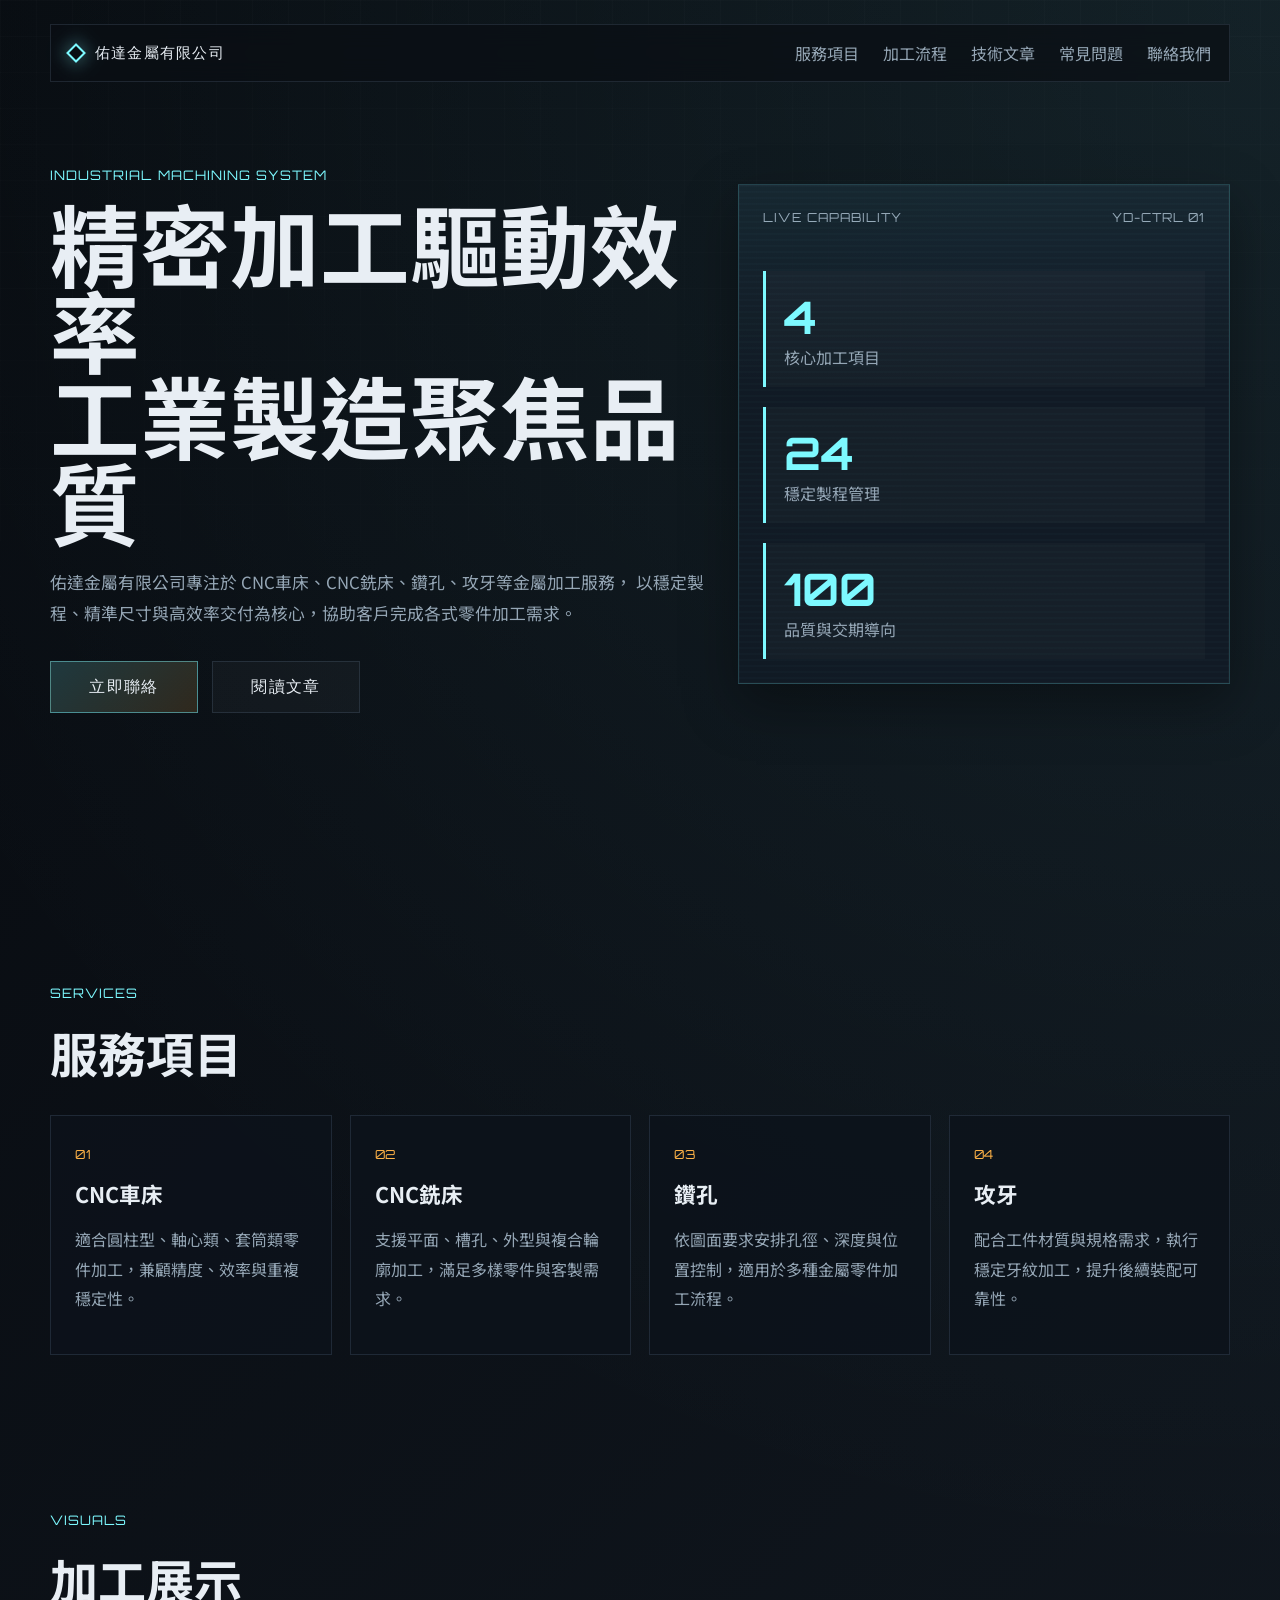
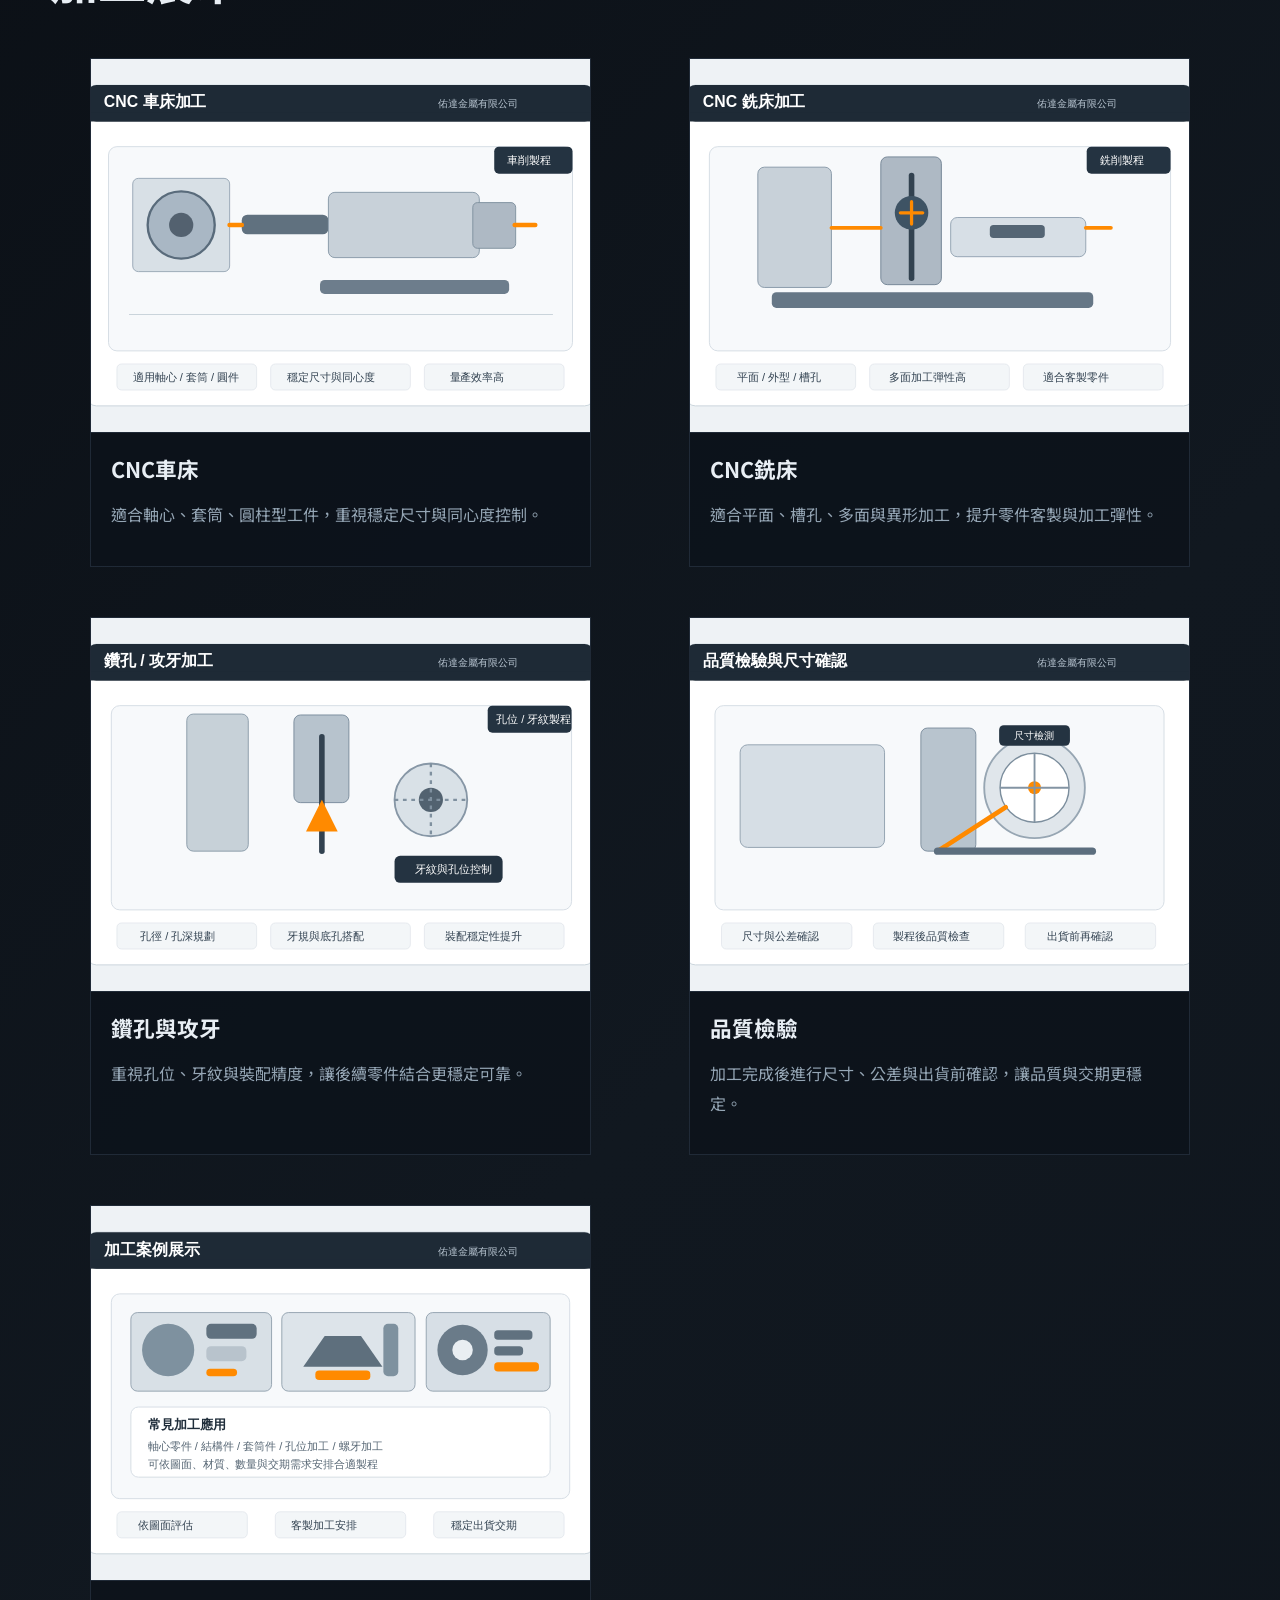
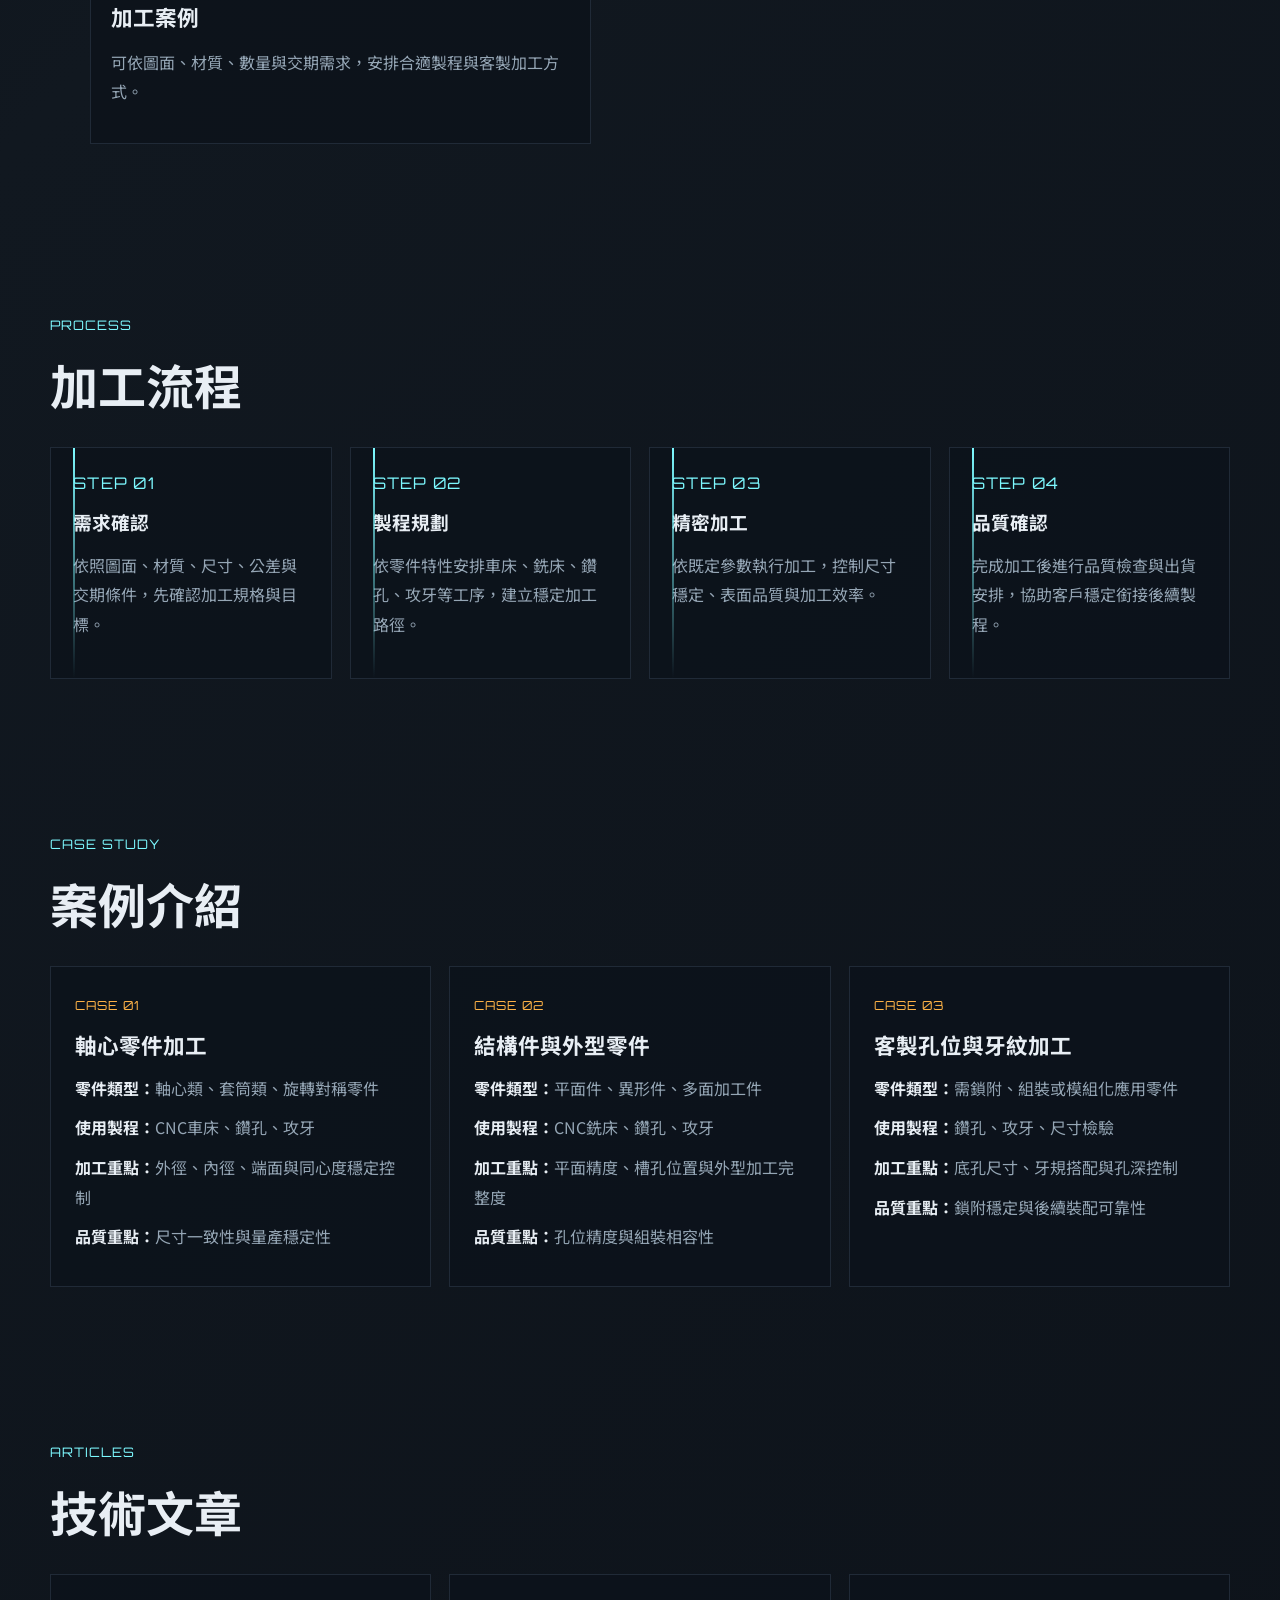
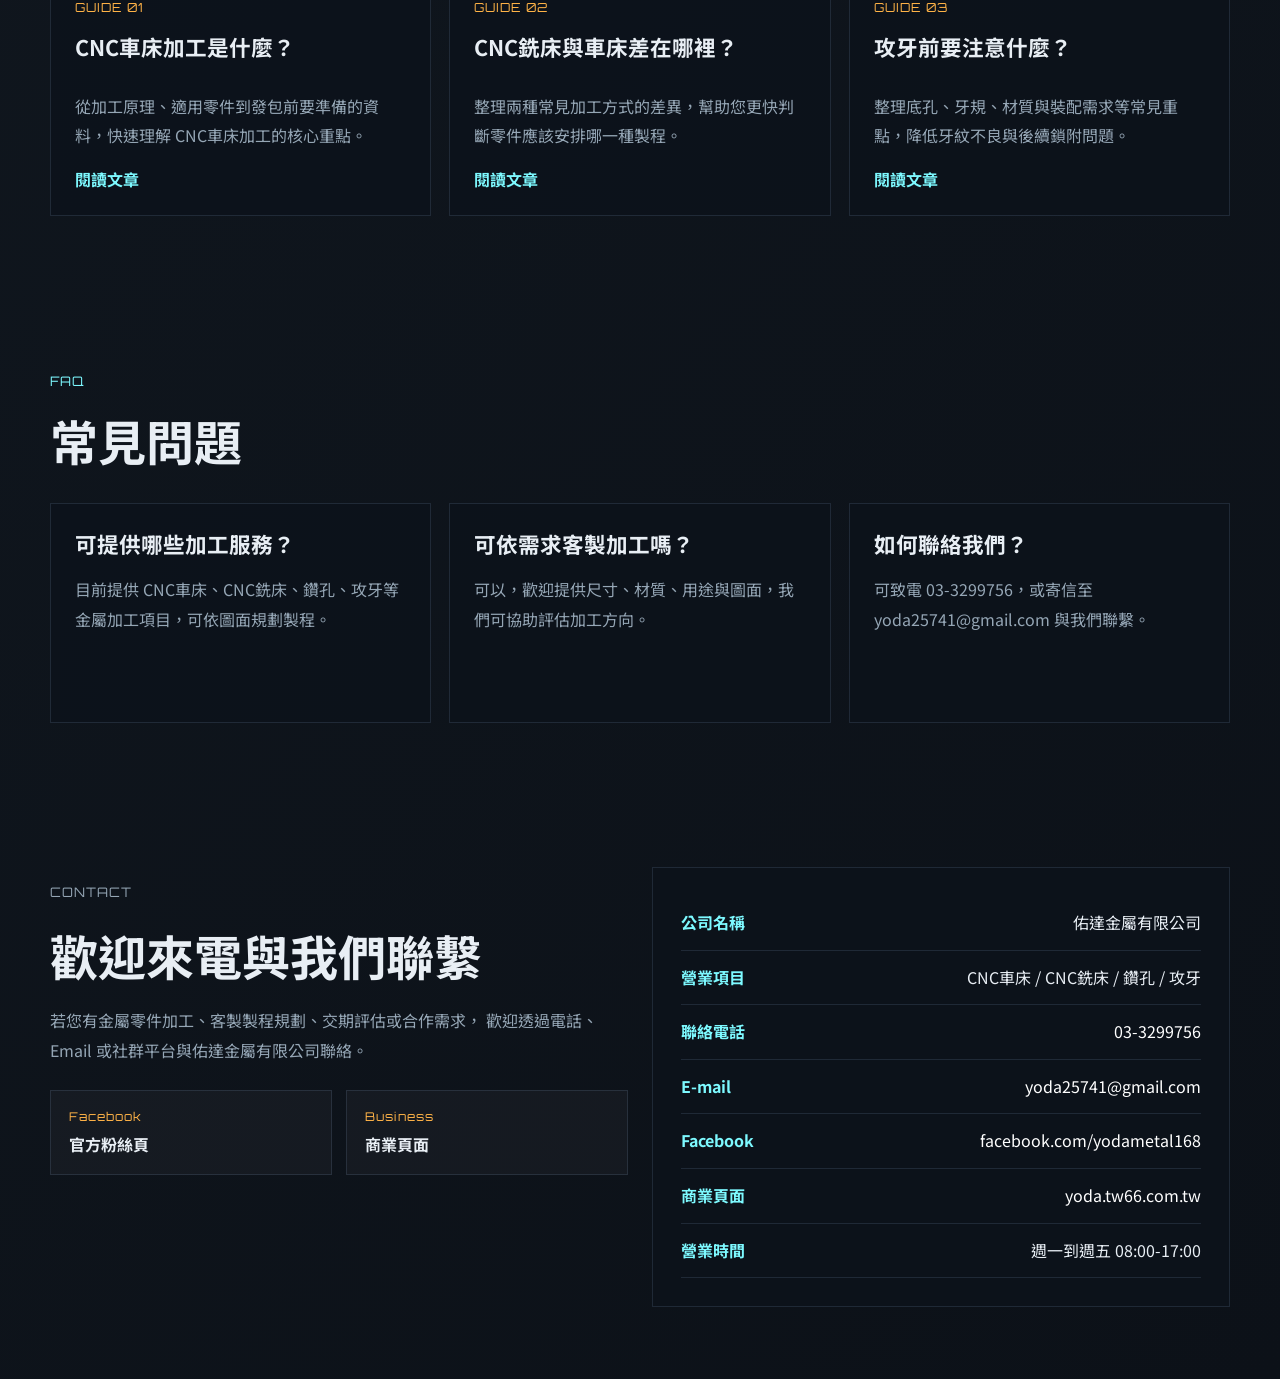
<file: index.html>
<!DOCTYPE html>
<html lang="zh-Hant">
<head>
  <meta charset="UTF-8">
  <meta name="viewport" content="width=device-width, initial-scale=1.0">
  <title>佑達金屬有限公司｜CNC車床・CNC銑床・鑽孔・攻牙加工</title>
  <meta name="description" content="佑達金屬有限公司提供 CNC車床、CNC銑床、鑽孔、攻牙等金屬加工服務，專注穩定品質、準時交期與客製化製程規劃。">
  <meta name="keywords" content="佑達金屬有限公司,CNC車床,CNC銑床,鑽孔,攻牙,金屬加工,機械加工,零件加工,桃園金屬加工">
  <meta name="robots" content="index,follow,max-image-preview:large,max-snippet:-1,max-video-preview:-1">
  <meta name="author" content="佑達金屬有限公司">
  <meta name="theme-color" content="#0b0f14">
  <meta name="format-detection" content="telephone=yes">
  <meta property="og:type" content="website">
  <meta property="og:locale" content="zh_TW">
  <meta property="og:url" content="https://jasonpro168.github.io/yoda/">
  <meta property="og:title" content="佑達金屬有限公司｜CNC金屬加工">
  <meta property="og:description" content="提供 CNC車床、CNC銑床、鑽孔、攻牙等金屬加工服務，打造穩定、精準、兼具效率的工業製造流程。">
  <meta property="og:site_name" content="佑達金屬有限公司">
  <meta name="twitter:card" content="summary_large_image">
  <meta name="twitter:title" content="佑達金屬有限公司｜CNC金屬加工">
  <meta name="twitter:description" content="CNC車床、CNC銑床、鑽孔、攻牙一站式加工服務。">
  <link rel="canonical" href="https://jasonpro168.github.io/yoda/">
  <link rel="sitemap" type="application/xml" title="Sitemap" href="https://jasonpro168.github.io/yoda/sitemap.xml">
  <link rel="preconnect" href="https://fonts.googleapis.com">
  <link rel="preconnect" href="https://fonts.gstatic.com" crossorigin>
  <link href="https://fonts.googleapis.com/css2?family=Orbitron:wght@500;700;800&family=Noto+Sans+TC:wght@400;500;700&display=swap" rel="stylesheet">
  <link rel="stylesheet" href="styles.css">
  <script type="application/ld+json">
  {
    "@context": "https://schema.org",
    "@type": "LocalBusiness",
    "name": "佑達金屬有限公司",
    "description": "提供 CNC車床、CNC銑床、鑽孔、攻牙等金屬加工服務。",
    "telephone": "03-3299756",
    "email": "yoda25741@gmail.com",
    "areaServed": "Taiwan",
    "openingHours": "Mo-Fr 08:00-17:00",
    "sameAs": [
      "https://www.facebook.com/yodametal168/",
      "https://yoda.tw66.com.tw/"
    ],
    "knowsAbout": [
      "CNC車床",
      "CNC銑床",
      "鑽孔",
      "攻牙",
      "金屬加工",
      "零件加工"
    ]
  }
  </script>
  <script type="application/ld+json">
  {
    "@context": "https://schema.org",
    "@type": "FAQPage",
    "mainEntity": [
      {
        "@type": "Question",
        "name": "佑達金屬有限公司提供哪些加工服務？",
        "acceptedAnswer": {
          "@type": "Answer",
          "text": "我們提供 CNC車床、CNC銑床、鑽孔、攻牙等金屬加工服務，並可依圖面與需求安排客製製程。"
        }
      },
      {
        "@type": "Question",
        "name": "營業時間是什麼時候？",
        "acceptedAnswer": {
          "@type": "Answer",
          "text": "週一到週五 08:00-17:00。"
        }
      },
      {
        "@type": "Question",
        "name": "如何聯絡佑達金屬有限公司？",
        "acceptedAnswer": {
          "@type": "Answer",
          "text": "可致電 03-3299756 或寄信至 yoda25741@gmail.com 與我們聯繫。"
        }
      }
    ]
  }
  </script>
</head>
<body>
  <div class="site-shell">
    <header class="hero">
      <nav class="topbar" aria-label="主選單">
        <div class="brand">
          <span class="brand-mark" aria-hidden="true"></span>
          <span class="brand-text">佑達金屬有限公司</span>
        </div>
        <button class="menu-toggle" type="button" aria-expanded="false" aria-controls="site-menu" aria-label="開啟選單">
          <span></span>
          <span></span>
          <span></span>
        </button>
        <div class="topbar-links" id="site-menu">
          <a href="#services">服務項目</a>
          <a href="#process">加工流程</a>
          <a href="#articles">技術文章</a>
          <a href="#faq">常見問題</a>
          <a href="#contact">聯絡我們</a>
        </div>
      </nav>

      <div class="hero-grid">
        <section class="hero-copy">
          <p class="eyebrow">INDUSTRIAL MACHINING SYSTEM</p>
          <h1>精密加工驅動效率<br>工業製造聚焦品質</h1>
          <p class="hero-text">
            佑達金屬有限公司專注於 CNC車床、CNC銑床、鑽孔、攻牙等金屬加工服務，
            以穩定製程、精準尺寸與高效率交付為核心，協助客戶完成各式零件加工需求。
          </p>
          <div class="hero-actions">
            <a class="btn btn-primary" href="#contact">立即聯絡</a>
            <a class="btn btn-ghost" href="#articles">閱讀文章</a>
          </div>
        </section>

        <section class="hero-panel" aria-label="能力數據">
          <div class="panel-frame">
            <div class="panel-head">
              <span>LIVE CAPABILITY</span>
              <span>YD-CTRL 01</span>
            </div>
            <div class="metrics">
              <article>
                <strong data-count="4">0</strong>
                <span>核心加工項目</span>
              </article>
              <article>
                <strong data-count="24">0</strong>
                <span>穩定製程管理</span>
              </article>
              <article>
                <strong data-count="100">0</strong>
                <span>品質與交期導向</span>
              </article>
            </div>
            <div class="scanlines"></div>
          </div>
        </section>
      </div>
    </header>

    <main>
      <section class="section" id="services">
        <div class="section-heading">
          <p class="eyebrow">SERVICES</p>
          <h2>服務項目</h2>
        </div>
        <div class="service-grid">
          <article class="card">
            <span class="card-tag">01</span>
            <h3>CNC車床</h3>
            <p>適合圓柱型、軸心類、套筒類零件加工，兼顧精度、效率與重複穩定性。</p>
          </article>
          <article class="card">
            <span class="card-tag">02</span>
            <h3>CNC銑床</h3>
            <p>支援平面、槽孔、外型與複合輪廓加工，滿足多樣零件與客製需求。</p>
          </article>
          <article class="card">
            <span class="card-tag">03</span>
            <h3>鑽孔</h3>
            <p>依圖面要求安排孔徑、深度與位置控制，適用於多種金屬零件加工流程。</p>
          </article>
          <article class="card">
            <span class="card-tag">04</span>
            <h3>攻牙</h3>
            <p>配合工件材質與規格需求，執行穩定牙紋加工，提升後續裝配可靠性。</p>
          </article>
        </div>
      </section>

      <section class="section" id="visuals">
        <div class="section-heading">
          <p class="eyebrow">VISUALS</p>
          <h2>加工展示</h2>
        </div>
        <div class="visual-grid">
          <figure class="visual-card card">
            <img src="machine-cnc-lathe.svg" alt="CNC車床加工示意圖">
            <figcaption>
              <h3>CNC車床</h3>
              <p>適合軸心、套筒、圓柱型工件，重視穩定尺寸與同心度控制。</p>
            </figcaption>
          </figure>
          <figure class="visual-card card">
            <img src="machine-cnc-milling.svg" alt="CNC銑床加工示意圖">
            <figcaption>
              <h3>CNC銑床</h3>
              <p>適合平面、槽孔、多面與異形加工，提升零件客製與加工彈性。</p>
            </figcaption>
          </figure>
          <figure class="visual-card card">
            <img src="machine-drilling-tapping.svg" alt="鑽孔與攻牙加工示意圖">
            <figcaption>
              <h3>鑽孔與攻牙</h3>
              <p>重視孔位、牙紋與裝配精度，讓後續零件結合更穩定可靠。</p>
            </figcaption>
          </figure>
          <figure class="visual-card card">
            <img src="machine-quality-inspection.svg" alt="品質檢驗與尺寸確認示意圖">
            <figcaption>
              <h3>品質檢驗</h3>
              <p>加工完成後進行尺寸、公差與出貨前確認，讓品質與交期更穩定。</p>
            </figcaption>
          </figure>
          <figure class="visual-card card">
            <img src="machine-case-study.svg" alt="加工案例展示示意圖">
            <figcaption>
              <h3>加工案例</h3>
              <p>可依圖面、材質、數量與交期需求，安排合適製程與客製加工方式。</p>
            </figcaption>
          </figure>
        </div>
      </section>

      <section class="section process" id="process">
        <div class="section-heading">
          <p class="eyebrow">PROCESS</p>
          <h2>加工流程</h2>
        </div>
        <div class="timeline">
          <article>
            <span>STEP 01</span>
            <h3>需求確認</h3>
            <p>依照圖面、材質、尺寸、公差與交期條件，先確認加工規格與目標。</p>
          </article>
          <article>
            <span>STEP 02</span>
            <h3>製程規劃</h3>
            <p>依零件特性安排車床、銑床、鑽孔、攻牙等工序，建立穩定加工路徑。</p>
          </article>
          <article>
            <span>STEP 03</span>
            <h3>精密加工</h3>
            <p>依既定參數執行加工，控制尺寸穩定、表面品質與加工效率。</p>
          </article>
          <article>
            <span>STEP 04</span>
            <h3>品質確認</h3>
            <p>完成加工後進行品質檢查與出貨安排，協助客戶穩定銜接後續製程。</p>
          </article>
        </div>
      </section>

      <section class="section" id="cases">
        <div class="section-heading">
          <p class="eyebrow">CASE STUDY</p>
          <h2>案例介紹</h2>
        </div>
        <div class="case-grid">
          <article class="card case-card">
            <span class="card-tag">CASE 01</span>
            <h3>軸心零件加工</h3>
            <p><strong>零件類型：</strong>軸心類、套筒類、旋轉對稱零件</p>
            <p><strong>使用製程：</strong>CNC車床、鑽孔、攻牙</p>
            <p><strong>加工重點：</strong>外徑、內徑、端面與同心度穩定控制</p>
            <p><strong>品質重點：</strong>尺寸一致性與量產穩定性</p>
          </article>
          <article class="card case-card">
            <span class="card-tag">CASE 02</span>
            <h3>結構件與外型零件</h3>
            <p><strong>零件類型：</strong>平面件、異形件、多面加工件</p>
            <p><strong>使用製程：</strong>CNC銑床、鑽孔、攻牙</p>
            <p><strong>加工重點：</strong>平面精度、槽孔位置與外型加工完整度</p>
            <p><strong>品質重點：</strong>孔位精度與組裝相容性</p>
          </article>
          <article class="card case-card">
            <span class="card-tag">CASE 03</span>
            <h3>客製孔位與牙紋加工</h3>
            <p><strong>零件類型：</strong>需鎖附、組裝或模組化應用零件</p>
            <p><strong>使用製程：</strong>鑽孔、攻牙、尺寸檢驗</p>
            <p><strong>加工重點：</strong>底孔尺寸、牙規搭配與孔深控制</p>
            <p><strong>品質重點：</strong>鎖附穩定與後續裝配可靠性</p>
          </article>
        </div>
      </section>

      <section class="section" id="articles">
        <div class="section-heading">
          <p class="eyebrow">ARTICLES</p>
          <h2>技術文章</h2>
        </div>
        <div class="article-grid">
          <article class="card article-card">
            <span class="card-tag">GUIDE 01</span>
            <h3>CNC車床加工是什麼？</h3>
            <p>從加工原理、適用零件到發包前要準備的資料，快速理解 CNC車床加工的核心重點。</p>
            <a class="text-link" href="article-cnc-lathe.html">閱讀文章</a>
          </article>
          <article class="card article-card">
            <span class="card-tag">GUIDE 02</span>
            <h3>CNC銑床與車床差在哪裡？</h3>
            <p>整理兩種常見加工方式的差異，幫助您更快判斷零件應該安排哪一種製程。</p>
            <a class="text-link" href="article-cnc-milling-vs-lathe.html">閱讀文章</a>
          </article>
          <article class="card article-card">
            <span class="card-tag">GUIDE 03</span>
            <h3>攻牙前要注意什麼？</h3>
            <p>整理底孔、牙規、材質與裝配需求等常見重點，降低牙紋不良與後續鎖附問題。</p>
            <a class="text-link" href="article-drilling-tapping.html">閱讀文章</a>
          </article>
        </div>
      </section>

      <section class="section" id="faq">
        <div class="section-heading">
          <p class="eyebrow">FAQ</p>
          <h2>常見問題</h2>
        </div>
        <div class="faq-grid">
          <article class="card">
            <h3>可提供哪些加工服務？</h3>
            <p>目前提供 CNC車床、CNC銑床、鑽孔、攻牙等金屬加工項目，可依圖面規劃製程。</p>
          </article>
          <article class="card">
            <h3>可依需求客製加工嗎？</h3>
            <p>可以，歡迎提供尺寸、材質、用途與圖面，我們可協助評估加工方向。</p>
          </article>
          <article class="card">
            <h3>如何聯絡我們？</h3>
            <p>可致電 03-3299756，或寄信至 yoda25741@gmail.com 與我們聯繫。</p>
          </article>
        </div>
      </section>

      <section class="section contact" id="contact">
        <div class="contact-copy">
          <p class="eyebrow">CONTACT</p>
          <h2>歡迎來電與我們聯繫</h2>
          <p>
            若您有金屬零件加工、客製製程規劃、交期評估或合作需求，
            歡迎透過電話、Email 或社群平台與佑達金屬有限公司聯絡。
          </p>
          <div class="social-links">
            <a class="social-card" href="https://www.facebook.com/yodametal168/" target="_blank" rel="noopener noreferrer">
              <span class="social-label">Facebook</span>
              <strong>官方粉絲頁</strong>
            </a>
            <a class="social-card" href="https://yoda.tw66.com.tw/" target="_blank" rel="noopener noreferrer">
              <span class="social-label">Business</span>
              <strong>商業頁面</strong>
            </a>
          </div>
        </div>
        <div class="contact-card">
          <p><strong>公司名稱</strong><span>佑達金屬有限公司</span></p>
          <p><strong>營業項目</strong><span>CNC車床 / CNC銑床 / 鑽孔 / 攻牙</span></p>
          <p><strong>聯絡電話</strong><span><a href="tel:033299756">03-3299756</a></span></p>
          <p><strong>E-mail</strong><span><a href="mailto:yoda25741@gmail.com">yoda25741@gmail.com</a></span></p>
          <p><strong>Facebook</strong><span><a href="https://www.facebook.com/yodametal168/" target="_blank" rel="noopener noreferrer">facebook.com/yodametal168</a></span></p>
          <p><strong>商業頁面</strong><span><a href="https://yoda.tw66.com.tw/" target="_blank" rel="noopener noreferrer">yoda.tw66.com.tw</a></span></p>
          <p><strong>營業時間</strong><span>週一到週五 08:00-17:00</span></p>
        </div>
      </section>
    </main>
  </div>

  <script src="script.js"></script>
</body>
</html>
</file>
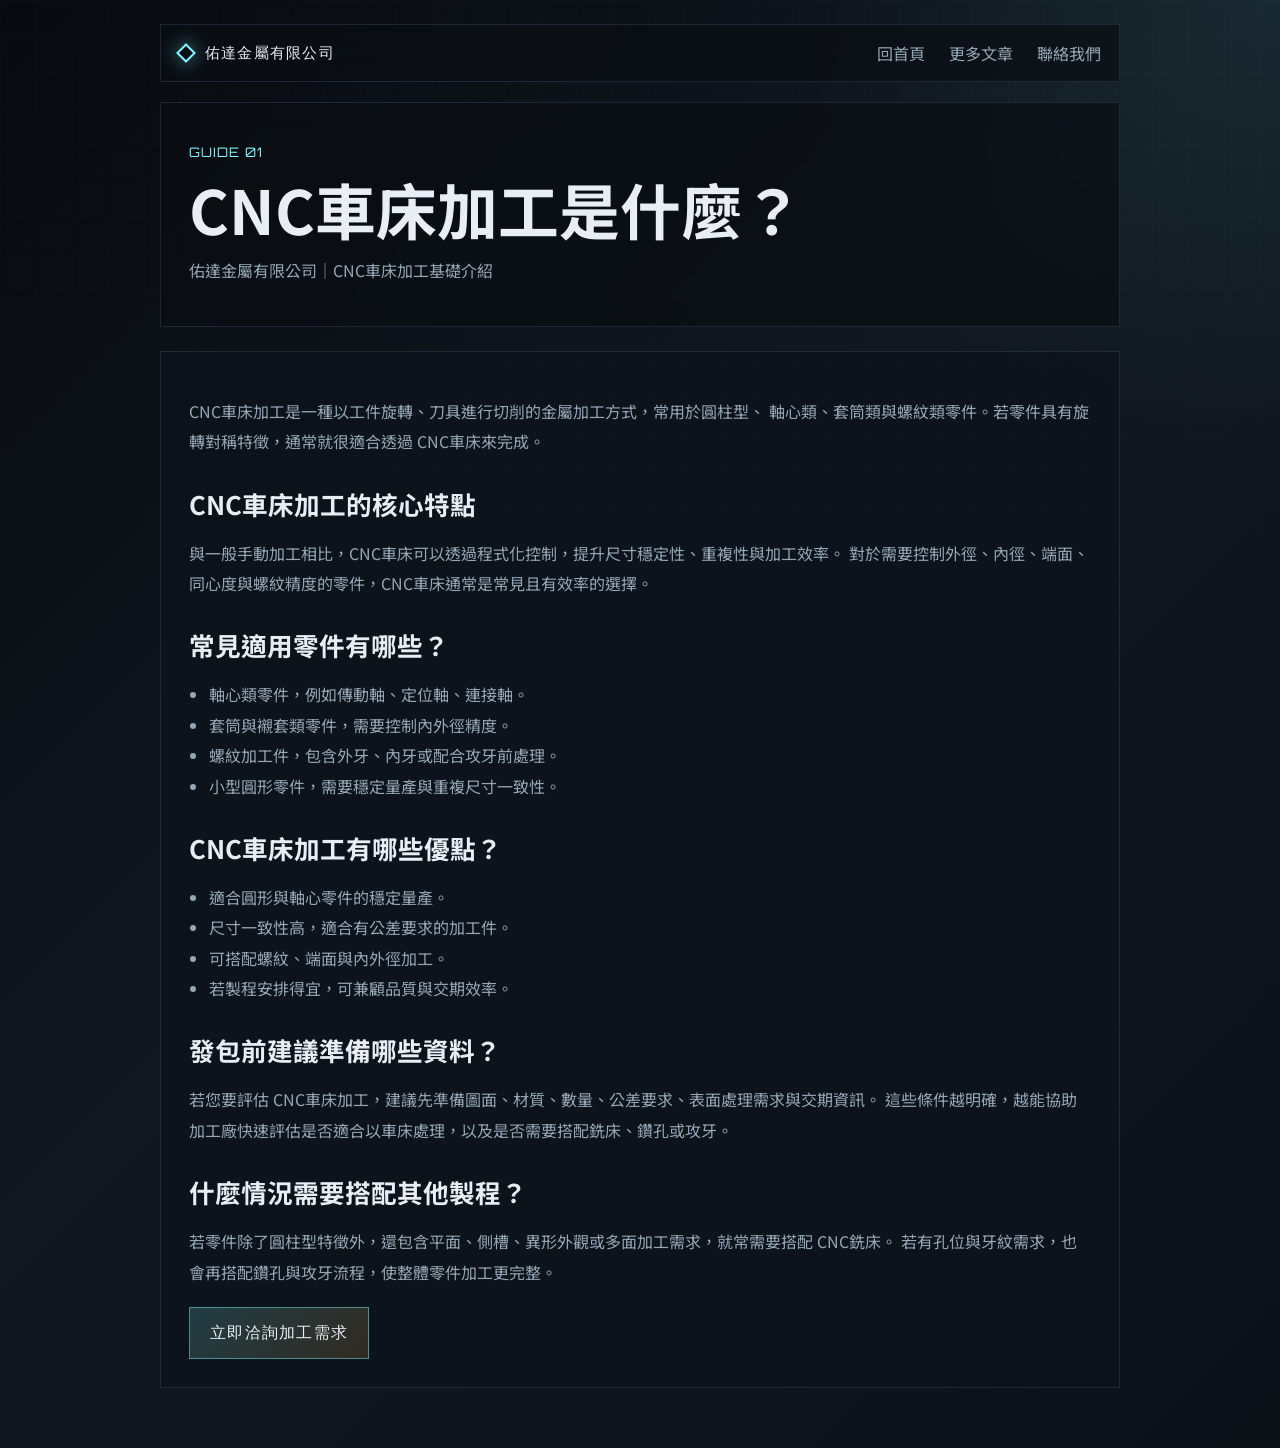
<file: article-cnc-lathe.html>
<!DOCTYPE html>
<html lang="zh-Hant">
<head>
  <meta charset="UTF-8">
  <meta name="viewport" content="width=device-width, initial-scale=1.0">
  <title>CNC車床加工是什麼？｜佑達金屬有限公司</title>
  <meta name="description" content="CNC車床加工是什麼？本文整理 CNC車床加工原理、適用零件、優點與發包前重點，幫助您更快掌握加工需求。">
  <link rel="preconnect" href="https://fonts.googleapis.com">
  <link rel="preconnect" href="https://fonts.gstatic.com" crossorigin>
  <link href="https://fonts.googleapis.com/css2?family=Orbitron:wght@500;700;800&family=Noto+Sans+TC:wght@400;500;700&display=swap" rel="stylesheet">
  <link rel="stylesheet" href="styles.css">
</head>
<body class="article-page">
  <div class="article-shell">
    <nav class="topbar" aria-label="文章導覽">
      <div class="brand">
        <span class="brand-mark" aria-hidden="true"></span>
        <span class="brand-text">佑達金屬有限公司</span>
      </div>
      <div class="topbar-links is-open">
        <a href="index.html">回首頁</a>
        <a href="index.html#articles">更多文章</a>
        <a href="index.html#contact">聯絡我們</a>
      </div>
    </nav>

    <header class="article-hero">
      <p class="eyebrow">GUIDE 01</p>
      <h1>CNC車床加工是什麼？</h1>
      <p class="article-meta">佑達金屬有限公司｜CNC車床加工基礎介紹</p>
    </header>

    <article class="article-content">
      <p>
        CNC車床加工是一種以工件旋轉、刀具進行切削的金屬加工方式，常用於圓柱型、
        軸心類、套筒類與螺紋類零件。若零件具有旋轉對稱特徵，通常就很適合透過 CNC車床來完成。
      </p>

      <h2>CNC車床加工的核心特點</h2>
      <p>
        與一般手動加工相比，CNC車床可以透過程式化控制，提升尺寸穩定性、重複性與加工效率。
        對於需要控制外徑、內徑、端面、同心度與螺紋精度的零件，CNC車床通常是常見且有效率的選擇。
      </p>

      <h2>常見適用零件有哪些？</h2>
      <ul>
        <li>軸心類零件，例如傳動軸、定位軸、連接軸。</li>
        <li>套筒與襯套類零件，需要控制內外徑精度。</li>
        <li>螺紋加工件，包含外牙、內牙或配合攻牙前處理。</li>
        <li>小型圓形零件，需要穩定量產與重複尺寸一致性。</li>
      </ul>

      <h2>CNC車床加工有哪些優點？</h2>
      <ul>
        <li>適合圓形與軸心零件的穩定量產。</li>
        <li>尺寸一致性高，適合有公差要求的加工件。</li>
        <li>可搭配螺紋、端面與內外徑加工。</li>
        <li>若製程安排得宜，可兼顧品質與交期效率。</li>
      </ul>

      <h2>發包前建議準備哪些資料？</h2>
      <p>
        若您要評估 CNC車床加工，建議先準備圖面、材質、數量、公差要求、表面處理需求與交期資訊。
        這些條件越明確，越能協助加工廠快速評估是否適合以車床處理，以及是否需要搭配銑床、鑽孔或攻牙。
      </p>

      <h2>什麼情況需要搭配其他製程？</h2>
      <p>
        若零件除了圓柱型特徵外，還包含平面、側槽、異形外觀或多面加工需求，就常需要搭配 CNC銑床。
        若有孔位與牙紋需求，也會再搭配鑽孔與攻牙流程，使整體零件加工更完整。
      </p>

      <div class="article-back">
        <a class="btn btn-primary" href="index.html#contact">立即洽詢加工需求</a>
      </div>
    </article>
  </div>
</body>
</html>
</file>
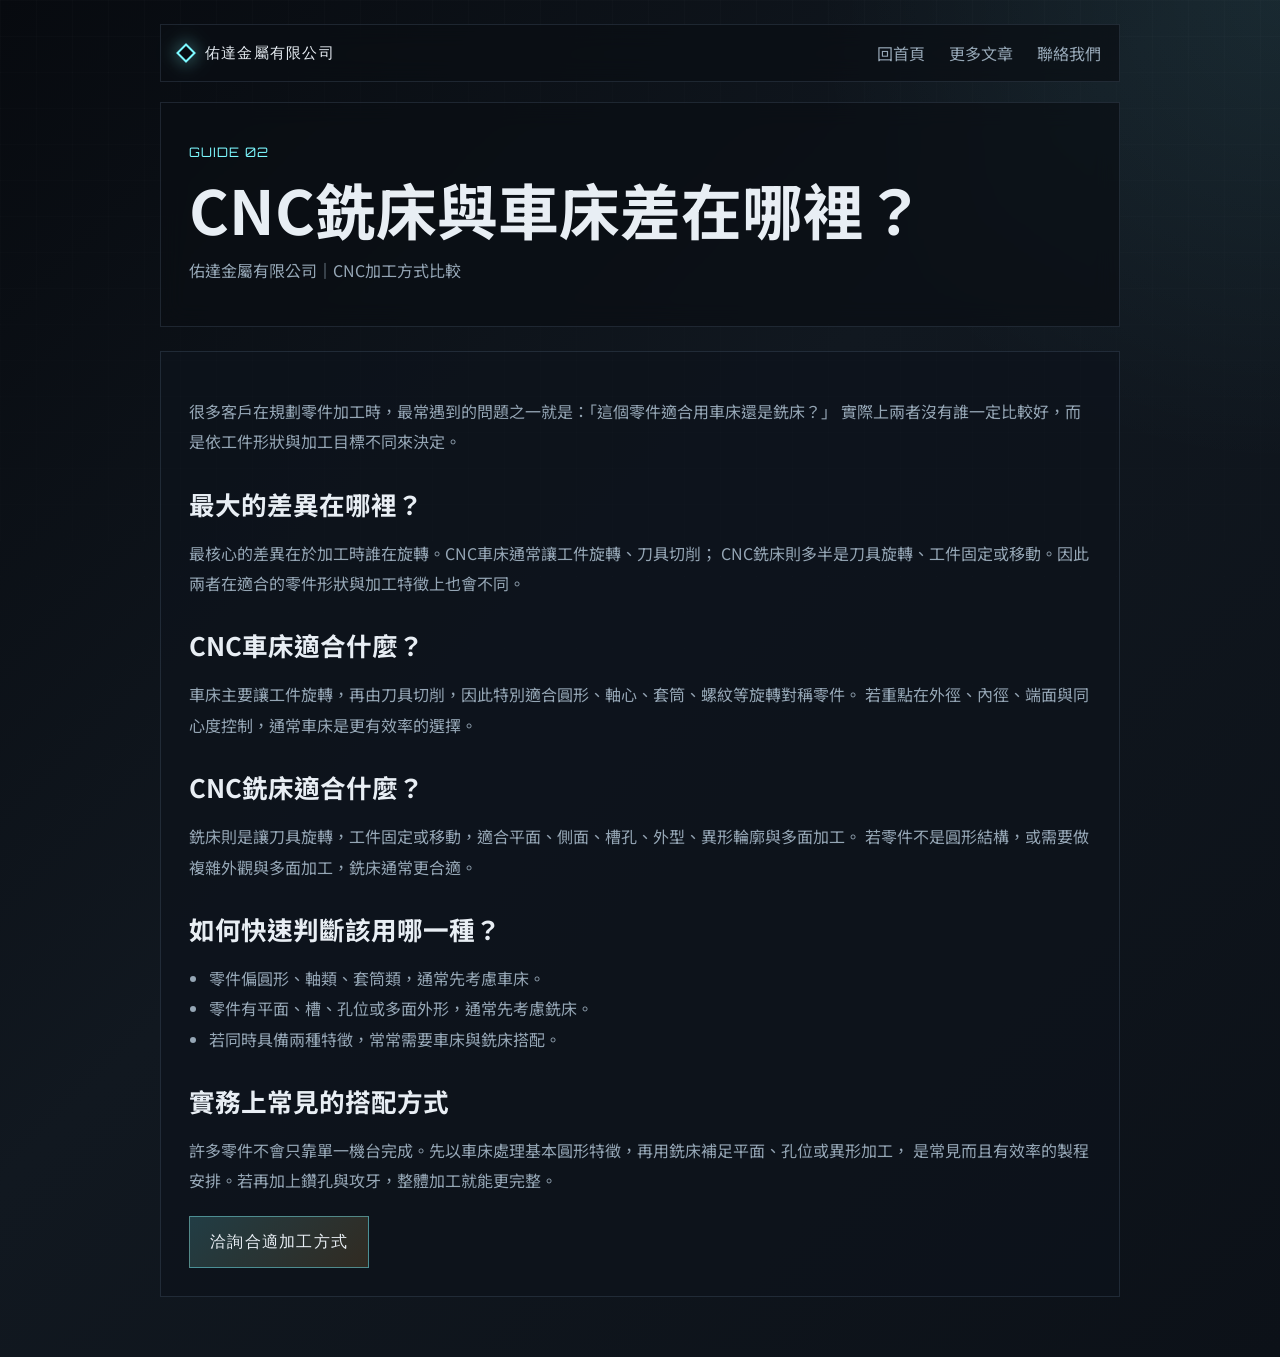
<file: article-cnc-milling-vs-lathe.html>
<!DOCTYPE html>
<html lang="zh-Hant">
<head>
  <meta charset="UTF-8">
  <meta name="viewport" content="width=device-width, initial-scale=1.0">
  <title>CNC銑床與車床差在哪裡？｜佑達金屬有限公司</title>
  <meta name="description" content="CNC銑床與車床差在哪裡？本文整理工件型態、加工方式、適用情境與製程搭配，幫助您快速判斷。">
  <link rel="preconnect" href="https://fonts.googleapis.com">
  <link rel="preconnect" href="https://fonts.gstatic.com" crossorigin>
  <link href="https://fonts.googleapis.com/css2?family=Orbitron:wght@500;700;800&family=Noto+Sans+TC:wght@400;500;700&display=swap" rel="stylesheet">
  <link rel="stylesheet" href="styles.css">
</head>
<body class="article-page">
  <div class="article-shell">
    <nav class="topbar" aria-label="文章導覽">
      <div class="brand">
        <span class="brand-mark" aria-hidden="true"></span>
        <span class="brand-text">佑達金屬有限公司</span>
      </div>
      <div class="topbar-links is-open">
        <a href="index.html">回首頁</a>
        <a href="index.html#articles">更多文章</a>
        <a href="index.html#contact">聯絡我們</a>
      </div>
    </nav>

    <header class="article-hero">
      <p class="eyebrow">GUIDE 02</p>
      <h1>CNC銑床與車床差在哪裡？</h1>
      <p class="article-meta">佑達金屬有限公司｜CNC加工方式比較</p>
    </header>

    <article class="article-content">
      <p>
        很多客戶在規劃零件加工時，最常遇到的問題之一就是：「這個零件適合用車床還是銑床？」
        實際上兩者沒有誰一定比較好，而是依工件形狀與加工目標不同來決定。
      </p>

      <h2>最大的差異在哪裡？</h2>
      <p>
        最核心的差異在於加工時誰在旋轉。CNC車床通常讓工件旋轉、刀具切削；
        CNC銑床則多半是刀具旋轉、工件固定或移動。因此兩者在適合的零件形狀與加工特徵上也會不同。
      </p>

      <h2>CNC車床適合什麼？</h2>
      <p>
        車床主要讓工件旋轉，再由刀具切削，因此特別適合圓形、軸心、套筒、螺紋等旋轉對稱零件。
        若重點在外徑、內徑、端面與同心度控制，通常車床是更有效率的選擇。
      </p>

      <h2>CNC銑床適合什麼？</h2>
      <p>
        銑床則是讓刀具旋轉，工件固定或移動，適合平面、側面、槽孔、外型、異形輪廓與多面加工。
        若零件不是圓形結構，或需要做複雜外觀與多面加工，銑床通常更合適。
      </p>

      <h2>如何快速判斷該用哪一種？</h2>
      <ul>
        <li>零件偏圓形、軸類、套筒類，通常先考慮車床。</li>
        <li>零件有平面、槽、孔位或多面外形，通常先考慮銑床。</li>
        <li>若同時具備兩種特徵，常常需要車床與銑床搭配。</li>
      </ul>

      <h2>實務上常見的搭配方式</h2>
      <p>
        許多零件不會只靠單一機台完成。先以車床處理基本圓形特徵，再用銑床補足平面、孔位或異形加工，
        是常見而且有效率的製程安排。若再加上鑽孔與攻牙，整體加工就能更完整。
      </p>

      <div class="article-back">
        <a class="btn btn-primary" href="index.html#contact">洽詢合適加工方式</a>
      </div>
    </article>
  </div>
</body>
</html>
</file>
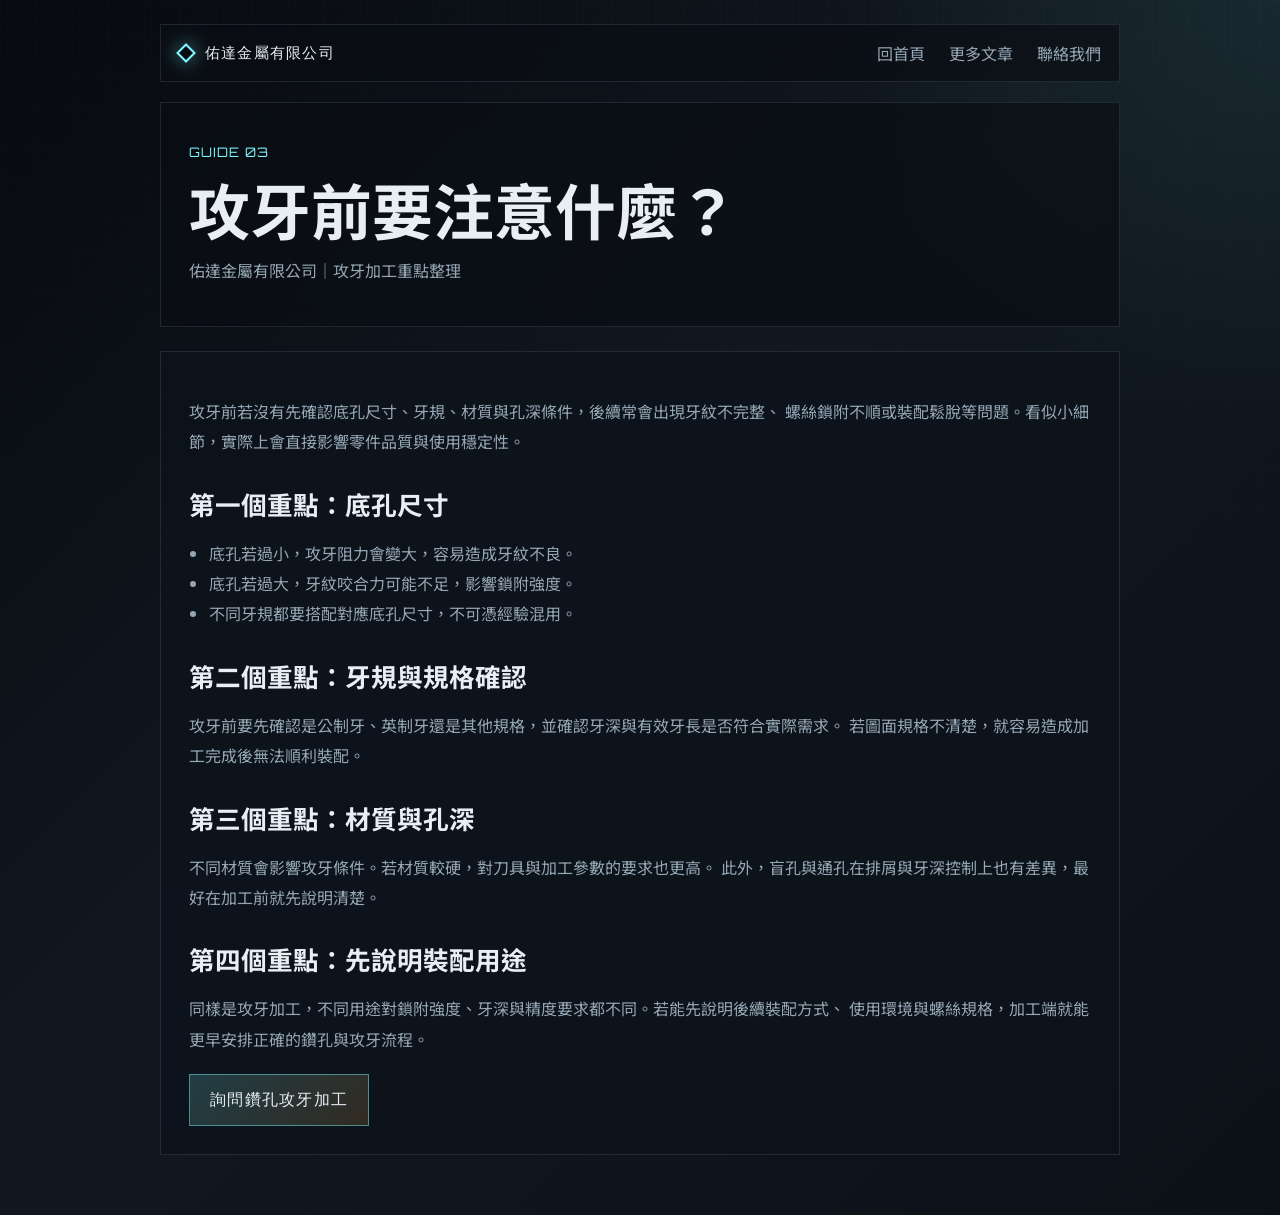
<file: article-drilling-tapping.html>
<!DOCTYPE html>
<html lang="zh-Hant">
<head>
  <meta charset="UTF-8">
  <meta name="viewport" content="width=device-width, initial-scale=1.0">
  <title>攻牙前要注意什麼？｜佑達金屬有限公司</title>
  <meta name="description" content="攻牙前要注意什麼？本文整理底孔尺寸、牙規、材質、孔深與裝配需求等常見重點，降低牙紋不良風險。">
  <link rel="preconnect" href="https://fonts.googleapis.com">
  <link rel="preconnect" href="https://fonts.gstatic.com" crossorigin>
  <link href="https://fonts.googleapis.com/css2?family=Orbitron:wght@500;700;800&family=Noto+Sans+TC:wght@400;500;700&display=swap" rel="stylesheet">
  <link rel="stylesheet" href="styles.css">
</head>
<body class="article-page">
  <div class="article-shell">
    <nav class="topbar" aria-label="文章導覽">
      <div class="brand">
        <span class="brand-mark" aria-hidden="true"></span>
        <span class="brand-text">佑達金屬有限公司</span>
      </div>
      <div class="topbar-links is-open">
        <a href="index.html">回首頁</a>
        <a href="index.html#articles">更多文章</a>
        <a href="index.html#contact">聯絡我們</a>
      </div>
    </nav>

    <header class="article-hero">
      <p class="eyebrow">GUIDE 03</p>
      <h1>攻牙前要注意什麼？</h1>
      <p class="article-meta">佑達金屬有限公司｜攻牙加工重點整理</p>
    </header>

    <article class="article-content">
      <p>
        攻牙前若沒有先確認底孔尺寸、牙規、材質與孔深條件，後續常會出現牙紋不完整、
        螺絲鎖附不順或裝配鬆脫等問題。看似小細節，實際上會直接影響零件品質與使用穩定性。
      </p>

      <h2>第一個重點：底孔尺寸</h2>
      <ul>
        <li>底孔若過小，攻牙阻力會變大，容易造成牙紋不良。</li>
        <li>底孔若過大，牙紋咬合力可能不足，影響鎖附強度。</li>
        <li>不同牙規都要搭配對應底孔尺寸，不可憑經驗混用。</li>
      </ul>

      <h2>第二個重點：牙規與規格確認</h2>
      <p>
        攻牙前要先確認是公制牙、英制牙還是其他規格，並確認牙深與有效牙長是否符合實際需求。
        若圖面規格不清楚，就容易造成加工完成後無法順利裝配。
      </p>

      <h2>第三個重點：材質與孔深</h2>
      <p>
        不同材質會影響攻牙條件。若材質較硬，對刀具與加工參數的要求也更高。
        此外，盲孔與通孔在排屑與牙深控制上也有差異，最好在加工前就先說明清楚。
      </p>

      <h2>第四個重點：先說明裝配用途</h2>
      <p>
        同樣是攻牙加工，不同用途對鎖附強度、牙深與精度要求都不同。若能先說明後續裝配方式、
        使用環境與螺絲規格，加工端就能更早安排正確的鑽孔與攻牙流程。
      </p>

      <div class="article-back">
        <a class="btn btn-primary" href="index.html#contact">詢問鑽孔攻牙加工</a>
      </div>
    </article>
  </div>
</body>
</html>
</file>
<file: styles.css>
:root {
  --bg: #0b0f14;
  --bg-soft: #121922;
  --panel: rgba(18, 27, 38, 0.88);
  --line: rgba(120, 150, 180, 0.18);
  --metal: #96a9b8;
  --text: #e8eef4;
  --muted: #95a6b5;
  --accent: #7df9ff;
  --accent-warm: #ffb347;
}

* {
  box-sizing: border-box;
}

html {
  scroll-behavior: smooth;
}

body {
  margin: 0;
  font-family: "Noto Sans TC", sans-serif;
  color: var(--text);
  background:
    radial-gradient(circle at top right, rgba(125, 249, 255, 0.08), transparent 25%),
    linear-gradient(135deg, #070a0f 0%, #111820 45%, #0c1118 100%);
  overflow-x: hidden;
}

body::before {
  content: "";
  position: fixed;
  inset: 0;
  pointer-events: none;
  background-image:
    linear-gradient(rgba(255, 255, 255, 0.02) 1px, transparent 1px),
    linear-gradient(90deg, rgba(255, 255, 255, 0.02) 1px, transparent 1px);
  background-size: 36px 36px;
  mask-image: linear-gradient(to bottom, rgba(0, 0, 0, 0.75), transparent);
}

.site-shell {
  width: min(1180px, calc(100% - 32px));
  margin: 0 auto;
}

.hero {
  min-height: 100vh;
  padding: 24px 0 48px;
}

.topbar {
  display: flex;
  align-items: center;
  justify-content: space-between;
  gap: 16px;
  padding: 10px 18px;
  border: 1px solid var(--line);
  background: rgba(10, 14, 20, 0.72);
  backdrop-filter: blur(12px);
}

.brand {
  display: flex;
  align-items: center;
  gap: 12px;
}

.brand-mark {
  width: 14px;
  height: 14px;
  border: 2px solid var(--accent);
  box-shadow: 0 0 18px rgba(125, 249, 255, 0.55);
  transform: rotate(45deg);
}

.brand-text,
.eyebrow,
.panel-head,
.card-tag,
.timeline span,
.btn {
  font-family: "Orbitron", sans-serif;
  letter-spacing: 0.08em;
}

.brand-text {
  font-size: 0.95rem;
}

.topbar-links {
  display: flex;
  gap: 24px;
  flex-wrap: wrap;
}

.menu-toggle {
  display: none;
  align-items: center;
  justify-content: center;
  flex-direction: column;
  gap: 5px;
  width: 44px;
  height: 44px;
  border: 1px solid var(--line);
  background: rgba(255, 255, 255, 0.03);
  cursor: pointer;
}

.menu-toggle span {
  width: 18px;
  height: 2px;
  background: var(--text);
  transition: transform 0.25s ease, opacity 0.25s ease;
}

.menu-toggle.is-open span:nth-child(1) {
  transform: translateY(7px) rotate(45deg);
}

.menu-toggle.is-open span:nth-child(2) {
  opacity: 0;
}

.menu-toggle.is-open span:nth-child(3) {
  transform: translateY(-7px) rotate(-45deg);
}

.topbar-links a {
  display: inline-flex;
  align-items: center;
  color: var(--muted);
  text-decoration: none;
  min-height: 36px;
}

.topbar-links a:hover {
  color: var(--accent);
}

.hero-grid {
  display: grid;
  grid-template-columns: 1.2fr 0.9fr;
  gap: 32px;
  align-items: center;
  padding: 72px 0 32px;
}

.eyebrow {
  color: var(--accent);
  font-size: 0.82rem;
  margin-bottom: 16px;
}

h1,
h2,
h3 {
  margin: 0;
}

h1 {
  font-size: clamp(2.8rem, 7vw, 5.6rem);
  line-height: 0.96;
}

.hero-text,
.card p,
.timeline p,
.contact p {
  color: var(--muted);
  line-height: 1.85;
}

.hero-text {
  max-width: 42rem;
  margin: 24px 0 32px;
  font-size: 1.05rem;
}

.hero-actions {
  display: flex;
  gap: 14px;
  flex-wrap: wrap;
}

.btn {
  display: inline-flex;
  align-items: center;
  justify-content: center;
  min-width: 148px;
  padding: 14px 20px;
  border: 1px solid var(--line);
  color: var(--text);
  text-decoration: none;
  transition: transform 0.25s ease, border-color 0.25s ease, background 0.25s ease;
}

.btn:hover {
  transform: translateY(-2px);
}

.btn-primary {
  background: linear-gradient(135deg, rgba(125, 249, 255, 0.18), rgba(255, 179, 71, 0.15));
  border-color: rgba(125, 249, 255, 0.45);
}

.btn-ghost {
  background: rgba(255, 255, 255, 0.03);
}

.hero-panel .panel-frame {
  position: relative;
  overflow: hidden;
  min-height: 360px;
  padding: 24px;
  border: 1px solid rgba(125, 249, 255, 0.18);
  background:
    linear-gradient(180deg, rgba(125, 249, 255, 0.06), transparent 40%),
    var(--panel);
  box-shadow:
    inset 0 0 0 1px rgba(255, 255, 255, 0.02),
    0 20px 50px rgba(0, 0, 0, 0.35);
}

.panel-head {
  display: flex;
  justify-content: space-between;
  color: var(--metal);
  font-size: 0.78rem;
}

.metrics {
  display: grid;
  gap: 20px;
  margin-top: 46px;
}

.metrics article {
  padding: 18px;
  border-left: 3px solid var(--accent);
  background: rgba(255, 255, 255, 0.02);
}

.metrics strong {
  display: block;
  font-family: "Orbitron", sans-serif;
  font-size: 2.8rem;
  color: var(--accent);
}

.metrics span {
  color: var(--muted);
}

.scanlines {
  position: absolute;
  inset: 0;
  pointer-events: none;
  background: repeating-linear-gradient(
    to bottom,
    rgba(125, 249, 255, 0.04),
    rgba(125, 249, 255, 0.04) 2px,
    transparent 2px,
    transparent 6px
  );
  opacity: 0.45;
  animation: pulse 6s linear infinite;
}

.section {
  padding: 72px 0;
}

.section-heading {
  margin-bottom: 28px;
}

.section h2 {
  font-size: clamp(2rem, 4vw, 3rem);
}

.service-grid {
  display: grid;
  grid-template-columns: repeat(4, 1fr);
  gap: 18px;
}

.faq-grid {
  display: grid;
  grid-template-columns: repeat(3, 1fr);
  gap: 18px;
}

.article-grid {
  display: grid;
  grid-template-columns: repeat(3, 1fr);
  gap: 18px;
}

.visual-grid {
  display: grid;
  grid-template-columns: repeat(2, 1fr);
  gap: 18px;
}

.case-grid {
  display: grid;
  grid-template-columns: repeat(3, 1fr);
  gap: 18px;
}

.card,
.contact-card,
.timeline article {
  background: rgba(13, 19, 27, 0.82);
  border: 1px solid var(--line);
}

.card {
  padding: 24px;
  min-height: 220px;
  transition: transform 0.25s ease, border-color 0.25s ease;
}

.card:hover {
  transform: translateY(-6px);
  border-color: rgba(125, 249, 255, 0.35);
}

.article-card {
  display: flex;
  flex-direction: column;
}

.visual-card {
  overflow: hidden;
  padding: 0;
}

.visual-card img {
  display: block;
  width: 100%;
  aspect-ratio: 4 / 3;
  object-fit: cover;
  border-bottom: 1px solid var(--line);
}

.visual-card figcaption {
  padding: 20px;
}

.visual-card h3 {
  margin-bottom: 10px;
}

.article-card p {
  flex: 1;
}

.case-card p {
  margin: 0 0 10px;
}

.case-card strong {
  color: var(--text);
}

.text-link {
  display: inline-flex;
  align-items: center;
  gap: 8px;
  color: var(--accent);
  text-decoration: none;
  font-weight: 700;
}

.text-link:hover {
  color: var(--accent-warm);
}

.card-tag {
  display: inline-block;
  margin-bottom: 16px;
  color: var(--accent-warm);
  font-size: 0.78rem;
}

.card h3 {
  margin-bottom: 14px;
  font-size: 1.35rem;
}

.timeline {
  display: grid;
  grid-template-columns: repeat(4, 1fr);
  gap: 18px;
}

.timeline article {
  padding: 22px;
  position: relative;
}

.timeline article::before {
  content: "";
  position: absolute;
  left: 22px;
  top: 0;
  width: 2px;
  height: 100%;
  background: linear-gradient(to bottom, var(--accent), transparent);
}

.timeline span,
.contact-card strong {
  color: var(--accent);
}

.timeline h3 {
  margin: 14px 0;
}

.contact {
  display: grid;
  grid-template-columns: 1fr 1fr;
  gap: 24px;
  align-items: start;
}

.social-links {
  display: grid;
  grid-template-columns: repeat(2, minmax(0, 1fr));
  gap: 14px;
  margin-top: 24px;
}

.social-card {
  display: flex;
  flex-direction: column;
  gap: 8px;
  padding: 18px;
  border: 1px solid var(--line);
  background: rgba(255, 255, 255, 0.03);
  color: var(--text);
  text-decoration: none;
  transition: transform 0.25s ease, border-color 0.25s ease, background 0.25s ease;
}

.social-card:hover {
  transform: translateY(-4px);
  border-color: rgba(125, 249, 255, 0.35);
  background: rgba(125, 249, 255, 0.05);
}

.social-label {
  font-family: "Orbitron", sans-serif;
  font-size: 0.75rem;
  letter-spacing: 0.08em;
  color: var(--accent-warm);
}

.social-card strong {
  font-size: 1rem;
}

.contact-card {
  padding: 28px;
}

.contact-card p {
  display: flex;
  justify-content: space-between;
  gap: 18px;
  padding: 12px 0;
  margin: 0;
  border-bottom: 1px solid var(--line);
}

.contact-card span {
  text-align: right;
  color: var(--text);
  word-break: break-word;
}

.contact-card a {
  color: #ffffff;
  text-decoration: none;
}

.contact-card a:visited,
.contact-card a:active {
  color: #ffffff;
}

.contact-card a:hover {
  color: var(--accent);
}

.article-page {
  min-height: 100vh;
  padding: 24px 0 60px;
}

.article-shell {
  width: min(960px, calc(100% - 32px));
  margin: 0 auto;
}

.article-hero {
  margin-top: 20px;
  padding: 28px;
  border: 1px solid var(--line);
  background: rgba(10, 14, 20, 0.72);
  backdrop-filter: blur(12px);
}

.article-hero h1 {
  font-size: clamp(2.2rem, 5vw, 3.8rem);
  line-height: 1.08;
}

.article-meta {
  margin-top: 16px;
  color: var(--muted);
}

.article-content {
  margin-top: 24px;
  padding: 28px;
  border: 1px solid var(--line);
  background: rgba(13, 19, 27, 0.82);
}

.article-figure {
  margin: 0 0 28px;
  border: 1px solid var(--line);
  background: rgba(255, 255, 255, 0.03);
  overflow: hidden;
}

.article-figure img {
  display: block;
  width: 100%;
  aspect-ratio: 16 / 9;
  object-fit: cover;
  background: #f2f5f7;
}

.article-figure figcaption {
  padding: 14px 18px;
  color: var(--muted);
  font-size: 0.95rem;
  border-top: 1px solid var(--line);
}

.article-content h2 {
  margin-top: 28px;
  margin-bottom: 12px;
  font-size: 1.6rem;
}

.article-content p,
.article-content li {
  color: var(--muted);
  line-height: 1.9;
}

.article-content ul {
  padding-left: 20px;
}

.article-back {
  margin-top: 20px;
}

@keyframes pulse {
  0%,
  100% {
    opacity: 0.25;
  }
  50% {
    opacity: 0.48;
  }
}

.reveal {
  opacity: 0;
  transform: translateY(22px);
  transition: opacity 0.65s ease, transform 0.65s ease;
}

.reveal.is-visible {
  opacity: 1;
  transform: translateY(0);
}

@media (max-width: 980px) {
  .topbar {
    align-items: flex-start;
    flex-direction: column;
  }

  .topbar-links {
    width: 100%;
    justify-content: flex-start;
  }

  .hero-grid,
  .contact,
  .service-grid,
  .timeline,
  .faq-grid,
  .article-grid,
  .visual-grid,
  .case-grid {
    grid-template-columns: 1fr;
  }

  .hero {
    min-height: auto;
  }

  .hero-copy,
  .hero-panel {
    width: 100%;
  }
}

@media (max-width: 640px) {
  .site-shell {
    width: min(100% - 20px, 1180px);
  }

  .hero {
    padding-top: 12px;
  }

  .topbar {
    padding: 14px;
    align-items: center;
    flex-direction: row;
    flex-wrap: wrap;
    justify-content: space-between;
    position: relative;
  }

  .menu-toggle {
    display: inline-flex;
  }

  .topbar-links {
    gap: 12px;
    font-size: 0.92rem;
    display: none;
    grid-template-columns: 1fr;
    width: 100%;
    padding-top: 12px;
  }

  .topbar-links.is-open {
    display: grid;
  }

  .topbar-links a {
    width: 100%;
    padding: 10px 12px;
    border: 1px solid var(--line);
    background: rgba(255, 255, 255, 0.03);
  }

  h1 {
    font-size: 2.4rem;
  }

  .hero-grid {
    padding-top: 40px;
  }

  .social-links {
    grid-template-columns: 1fr;
  }

  .hero-text {
    font-size: 0.98rem;
    margin-bottom: 24px;
  }

  .hero-actions {
    display: grid;
    grid-template-columns: 1fr;
    width: 100%;
  }

  .btn {
    width: 100%;
    min-width: 0;
  }

  .hero-panel .panel-frame {
    min-height: auto;
    padding: 20px;
  }

  .metrics strong {
    font-size: 2.2rem;
  }

  .card {
    min-height: 0;
    padding: 20px;
  }

  .section {
    padding: 52px 0;
  }

  .contact-card {
    padding: 20px;
  }

  .article-shell {
    width: min(100% - 20px, 960px);
  }

  .article-hero,
  .article-content {
    padding: 20px;
  }

  .article-figure figcaption {
    padding: 12px 14px;
  }

  .contact-card p {
    flex-direction: column;
    align-items: flex-start;
    gap: 6px;
  }

  .contact-card span {
    text-align: left;
  }
}

@media (max-width: 420px) {
  h1 {
    font-size: 2rem;
  }

  .section h2 {
    font-size: 1.7rem;
  }
}
</file>
